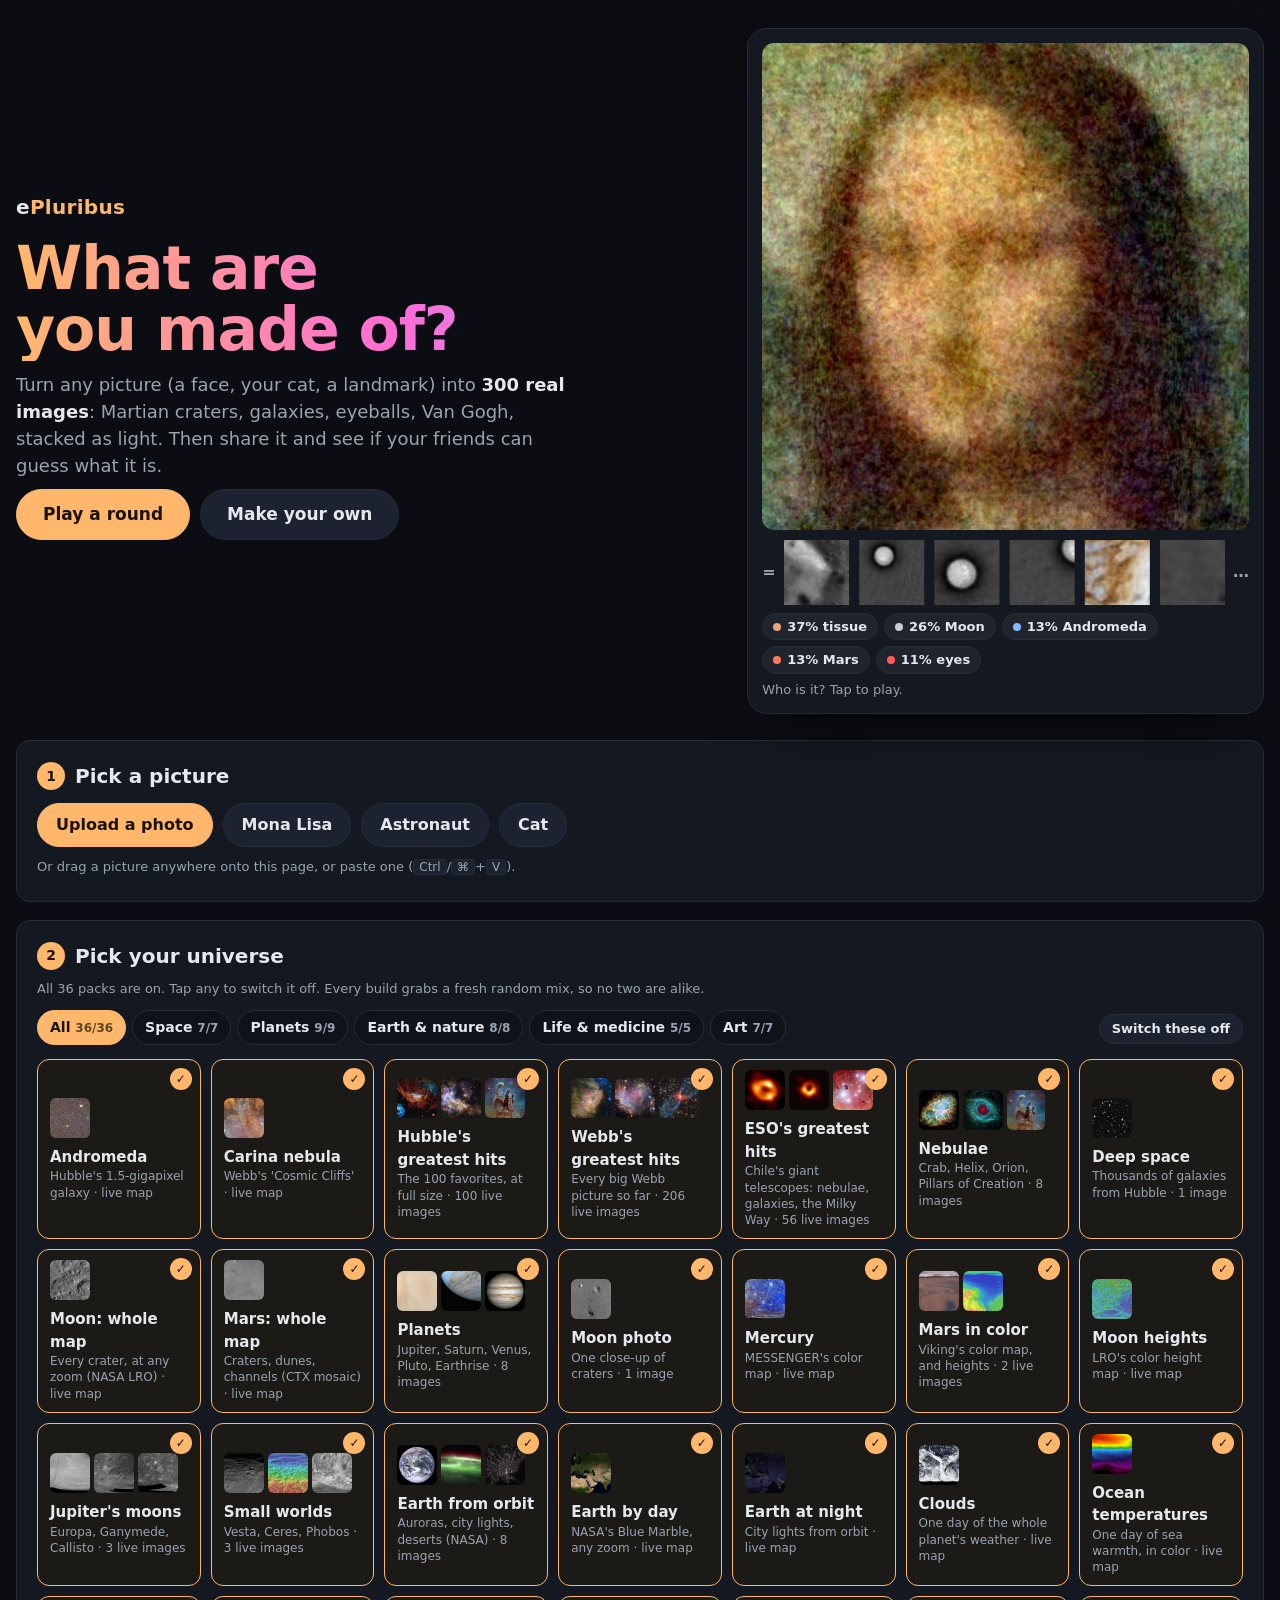
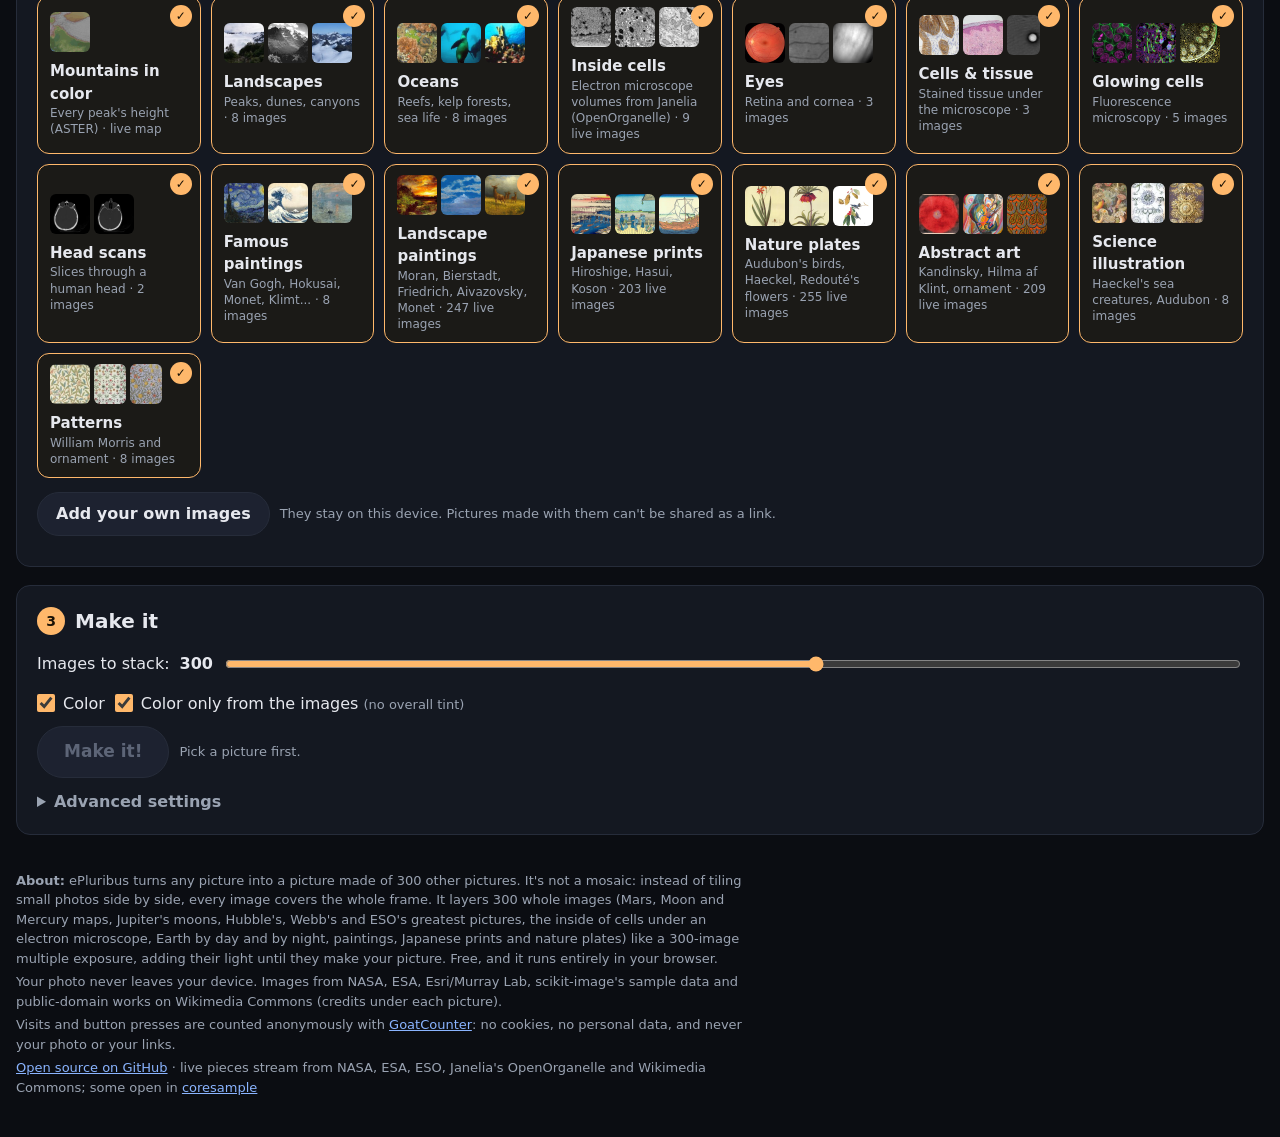
<file: index.html>
<!doctype html>
<html lang="en">
<head>
  <meta charset="utf-8">
  <meta name="viewport" content="width=device-width, initial-scale=1">
  <title>ePluribus: what are you made of? Turn any picture into 300 real space, science and art images</title>
  <meta name="description" content="Free online: turn any picture into 300 real images of Mars, galaxies, cells and famous paintings, layered like a 300-image multiple exposure. Watch it build, then share it and see if your friends can guess what it is.">
  <link rel="canonical" href="https://davidackerman.github.io/ePluribus/">
  <meta name="keywords" content="picture made of pictures, image made of images, photo made of other photos, multiple exposure, double exposure, image blending, photomosaic alternative, what are you made of, picture made of science images, guess the picture game, generative art, science art, public domain art, NASA images, Mars, Moon, Hubble, Webb, Andromeda, galaxies, nebulae, Jupiter's moons, Earth at night, electron microscopy, cells, OpenOrganelle, microscopy, ESO, Japanese prints, Kandinsky, Audubon, public domain paintings">
  <meta property="og:type" content="website">
  <meta property="og:title" content="What are you made of?">
  <meta property="og:description" content="Any picture, rebuilt from 300 real images of space, life and art. Can you tell what it is?">
  <meta property="og:url" content="https://davidackerman.github.io/ePluribus/">
  <meta property="og:image" content="https://davidackerman.github.io/ePluribus/og.png">
  <meta name="twitter:card" content="summary_large_image">
  <meta name="theme-color" content="#0b0d12">
  <link rel="icon" href="data:image/svg+xml,%3Csvg xmlns='http://www.w3.org/2000/svg' viewBox='0 0 32 32'%3E%3Ccircle cx='12' cy='13' r='9' fill='%23ffb86b' fill-opacity='.7'/%3E%3Ccircle cx='20' cy='13' r='9' fill='%238ab4ff' fill-opacity='.7'/%3E%3Ccircle cx='16' cy='20' r='9' fill='%23ff6bd6' fill-opacity='.7'/%3E%3C/svg%3E">
  <script type="application/ld+json">
  {
    "@context": "https://schema.org",
    "@type": "WebApplication",
    "name": "ePluribus",
    "alternateName": "What are you made of?",
    "url": "https://davidackerman.github.io/ePluribus/",
    "image": "https://davidackerman.github.io/ePluribus/og.png",
    "description": "A free web app that rebuilds any picture by layering 300 real images of Mars, the Moon, galaxies, cells and famous paintings, like a 300-image multiple exposure, then turns it into a guessing game to share.",
    "applicationCategory": "MultimediaApplication",
    "genre": "Multiple exposure, generative art, guessing game",
    "operatingSystem": "Any (runs in the browser)",
    "isAccessibleForFree": true,
    "offers": { "@type": "Offer", "price": "0", "priceCurrency": "USD" },
    "codeRepository": "https://github.com/davidackerman/ePluribus"
  }
  </script>
  <link rel="stylesheet" href="style.css?v=0d109597">
  <script type="module" src="app.js?v=0d109597"></script>
</head>
<body>
  <header class="top">
    <div class="heroGrid">
      <div class="heroText">
        <div class="brand">e<span>Pluribus</span></div>
        <h1 class="hero">What are you made of?</h1>
        <p class="tag">Turn any picture (a face, your cat, a landmark) into <b>300 real images</b>: Martian craters, galaxies, eyeballs, Van Gogh, stacked as light. Then share it and see if your friends can guess what it is.</p>
        <div class="row heroCtas" id="heroCtas">
          <button id="demoBtn" class="primary big">Play a round</button>
          <a href="#make" class="button secondary big">Make your own</a>
        </div>
      </div>
      <figure class="heroArt" id="heroArt" role="button" tabindex="0" aria-label="Play a round with this picture">
        <img class="heroFace" src="samples/demo-face.jpg" width="480" height="480" alt="A famous face, rebuilt from 300 real images">
        <div class="heroEq"><span>=</span><img src="samples/demo-pieces.png" width="434" height="64" alt="Some of the images it is made of"><span>&hellip;</span></div>
        <figcaption>
          <span class="chips">
            <span class="chip"><i style="--c:#e8a87c"></i>37% tissue</span>
            <span class="chip"><i style="--c:#c9ccd6"></i>26% Moon</span>
            <span class="chip"><i style="--c:#8ab4ff"></i>13% Andromeda</span>
            <span class="chip"><i style="--c:#ff7a59"></i>13% Mars</span>
            <span class="chip"><i style="--c:#ff5c5c"></i>11% eyes</span>
          </span>
          <span class="muted small heroHint">Who is it? Tap to play.</span>
        </figcaption>
      </figure>
    </div>
  </header>

  <main>
    <!-- shown when opening a shared link (or playing the demo) -->
    <section id="replayIntro" class="card" hidden>
      <h2>What's hiding in here?</h2>
      <p>Someone turned a picture into <b id="replayCount"></b> real images. Spot it with as few as you can.</p>
      <p class="muted small replayFine">No photo in this link: just which public pieces to stack, and how bright. <button id="makeOwnBtn" class="secondary small">Make your own</button></p>
    </section>

    <div id="builder">
      <section class="card" id="make">
        <h2><span class="num">1</span> Pick a picture</h2>
        <div class="row">
          <label class="button primary">Upload a photo<input type="file" id="fileInput" accept="image/*" hidden></label>
          <button class="secondary" data-sample="mona">Mona Lisa</button>
          <button class="secondary" data-sample="astronaut">Astronaut</button>
          <button class="secondary" data-sample="cat">Cat</button>
        </div>
        <p class="muted small dropHint">Or drag a picture anywhere onto this page, or paste one (<kbd>Ctrl</kbd>/<kbd>&#8984;</kbd>+<kbd>V</kbd>).</p>
        <div id="cropArea" hidden>
          <p class="muted small">Faces, pets, landmarks, logos: anything works. Drag the square onto the part you want; bold, tight crops work best.</p>
          <div class="cropWrap"><canvas id="cropCanvas"></canvas></div>
          <label class="slider">Square size <input type="range" id="cropSize" min="8" max="100" value="60"></label>
          <div class="previewRow">
            <canvas id="targetPreview" width="64" height="64"></canvas>
            <span class="muted small">The target. Your photo never leaves this device: nothing is uploaded.</span>
          </div>
        </div>
      </section>

      <section class="card">
        <h2><span class="num">2</span> Pick your universe</h2>
        <p class="muted small sub"><span id="packSummary"></span> Every build grabs a fresh random mix, so no two are alike.</p>
        <div class="tabBar">
          <div id="packTabs" class="tabs" role="tablist" aria-label="Image packs"></div>
          <button id="packAll" type="button" class="secondary small"></button>
        </div>
        <div id="packGrid" class="packGrid"></div>
        <div class="own" id="ownZone">
          <label class="button secondary">Add your own images<input type="file" id="ownInput" accept="image/*" multiple hidden></label>
          <span class="muted small">They stay on this device. Pictures made with them can't be shared as a link.</span>
          <div id="ownThumbs" class="ownThumbs"></div>
        </div>
      </section>

      <section class="card">
        <h2><span class="num">3</span> Make it</h2>
        <label class="slider">Images to stack: <b id="kLabel">300</b>
          <input type="range" id="kInput" min="20" max="500" step="10" value="300"></label>
        <div class="row">
          <label class="toggle"><input type="checkbox" id="colorInput" checked> Color</label>
          <label class="toggle" title="On: only the images' own colors, each image just brighter or dimmer. Off: also nudges the whole picture toward your photo's overall color."><input type="checkbox" id="pureInput" checked> <span>Color only from the images <span class="muted small">(no overall tint)</span></span></label>
        </div>
        <div class="row">
          <button id="buildBtn" class="primary big" disabled>Make it!</button>
          <span id="buildHint" class="muted small">Pick a picture first.</span>
        </div>
        <details class="advanced">
          <summary>Advanced settings</summary>
          <label class="select">Search through
            <select id="poolInput">
              <option value="4000">4,000 pieces (fast)</option>
              <option value="8000" selected>8,000 pieces</option>
              <option value="16000">16,000 pieces (sharpest)</option>
            </select>
          </label>
          <p class="muted small advNote"><b>Make it harder:</b> by default a piece can be any part of an image, zoomed in and turned. These make each piece show more of its image as it really is, so the images themselves have to do the work (the picture gets softer).</p>
          <label class="select">Each piece shows
            <select id="pieceInput">
              <option value="0" selected>any part, at any zoom</option>
              <option value="0.25">at least a quarter of its image</option>
              <option value="0.5">at least half of its image</option>
              <option value="1">its whole image (no zooming in)</option>
            </select>
          </label>
          <label class="toggle"><input type="checkbox" id="rotateInput" checked> Turn and flip pieces</label>
        </details>
      </section>
    </div>

    <section id="stage" class="card" hidden>
      <div class="stageGrid">
        <div class="mainCol">
          <canvas id="resultCanvas" width="64" height="64"></canvas>
          <div class="statusRow"><span id="status"></span><button id="stopBtn" class="secondary small" hidden>Stop</button></div>
          <div class="progress"><div id="progressBar"></div></div>
          <p id="composition" class="composition" hidden></p>
          <div class="row" id="playRow" hidden>
            <button id="playBtn" class="primary">Play</button>
            <button id="guessBtn" class="secondary" hidden>I got it!</button>
          </div>
          <div id="guessNote" class="guessNote" hidden>
            <b id="guessText"></b>
            <button id="challengeBtn" class="primary">Share your score</button>
          </div>
          <label class="slider" id="scrubRow" hidden>Images stacked: <b id="scrubLabel"></b>
            <input type="range" id="scrub" min="1" max="1" value="1"></label>
          <div class="row" id="orderRow" hidden>
            <label class="select small">Add them
              <select id="sheetOrder">
                <option value="added" selected>in the order they were picked</option>
                <option value="strength">strongest first</option>
              </select>
            </label>
          </div>
          <figure id="gifBox" hidden>
            <img id="gifPreview" alt="Animated GIF: every image used, then each one added into the picture, ending with what it is made of">
            <figcaption id="gifNote" class="muted small"></figcaption>
            <div class="row">
              <button id="gifShareBtn" class="primary small" hidden>Share GIF</button>
              <button id="gifSaveBtn" class="secondary small">Download GIF</button>
            </div>
          </figure>
        </div>
        <aside class="sideCol">
          <div id="addingBox">
            <div class="muted small">Now adding</div>
            <canvas id="addingCanvas" width="64" height="64"></canvas>
            <div id="addingLabel" class="small"></div>
          </div>
          <div id="targetBox">
            <div class="muted small">The target (stays on your device)</div>
            <canvas id="targetThumb" width="64" height="64"></canvas>
          </div>
          <div class="actions" id="actions" hidden>
            <div class="muted small">Share it</div>
            <button id="shareBtn" class="primary">Share link</button>
            <button id="gifBtn" class="secondary">Make a GIF</button>
            <button id="downloadBtn" class="secondary">Save image</button>
            <p id="shareNote" class="muted small"></p>
          </div>
        </aside>
      </div>

      <div id="sheetBlock" hidden>
        <h3>All the pieces <span class="muted small">Drag the slider and the ones in the picture so far light up. Tap any one to see what it adds, and where in the universe it came from.</span></h3>
        <div class="row sheetControls">
          <label class="toggle small sheetToggle"><input type="checkbox" id="strengthInput"> <span>Fade each piece by how much it adds <span class="muted">(bright = a lot, faint = a little)</span></span></label>
        </div>
        <div class="sheetWrap"><canvas id="sheet"></canvas><div id="sheetTip" class="tip" hidden></div></div>
      </div>

      <details class="how">
        <summary>Wait, how does this work?</summary>
        <p>Every piece is a square crop of a real image (a map, a telescope shot, a microscope slide, a painting), stretched to cover the <em>whole</em> frame. The computer adds them one at a time, always picking the crop whose pattern of light and dark best fills in what's still missing, then re-tunes the brightness of every piece so far.</p>
        <p>Pieces can only add light, never take it away, like hundreds of slide projectors pointed at one screen. So the stack is a bright glow with the picture as a faint ripple on top. One black-level setting, the same for every pixel, removes the glow.</p>
        <p>One brightness per image. No masks, no per-pixel tricks: just whole images, added up. "32% Moon" is each source's share of the brightness &times; contrast that draws the picture.</p>
      </details>
      <details class="credits">
        <summary>Image credits</summary>
        <ul id="creditList"></ul>
      </details>
    </section>
  </main>

  <dialog id="pieceDialog" aria-labelledby="dlgTitle">
    <div class="dlgHead"><b id="dlgTitle"></b><button id="dlgClose" class="secondary small" aria-label="Close">&times;</button></div>
    <div class="dlgGrid">
      <figure><canvas id="dlgPiece" width="256" height="256"></canvas><figcaption>This piece</figcaption></figure>
      <figure><canvas id="dlgPicture" width="256" height="256"></canvas><figcaption id="dlgPictureCap">The whole picture</figcaption></figure>
    </div>
    <p id="dlgInfo" class="small"></p>
    <p id="dlgSource" class="muted small"></p>
    <label class="toggle small"><input type="checkbox" id="dlgWithout"> Show the picture without this piece</label>
    <div class="row">
      <button id="dlgPrev" class="secondary small">&larr; Stronger</button>
      <button id="dlgNext" class="secondary small">Weaker &rarr;</button>
      <a id="dlgWhere" class="button primary small" target="_blank" rel="noopener" hidden>Visit this spot</a>
    </div>
  </dialog>

  <div id="dropOverlay" class="dropOverlay" hidden aria-hidden="true">
    <div class="dropBox"><b class="dropTarget">Drop to use this picture</b><b class="dropOwn">Drop to add as your own source images</b></div>
  </div>

  <footer class="muted small">
    <p><b>About:</b> ePluribus turns any picture into a picture made of 300 other pictures. It's not a mosaic: instead of tiling small photos side by side, every image covers the whole frame. It layers 300 whole images (Mars, Moon and Mercury maps, Jupiter's moons, Hubble's, Webb's and ESO's greatest pictures, the inside of cells under an electron microscope, Earth by day and by night, paintings, Japanese prints and nature plates) like a 300-image multiple exposure, adding their light until they make your picture. Free, and it runs entirely in your browser.</p>
    <p>Your photo never leaves your device. Images from NASA, ESA, Esri/Murray Lab, scikit-image's sample data and public-domain works on Wikimedia Commons (credits under each picture).</p>
    <p id="statsNote" hidden>Visits and button presses are counted anonymously with <a href="https://www.goatcounter.com/">GoatCounter</a>: no cookies, no personal data, and never your photo or your links.</p>
    <p><a href="https://github.com/davidackerman/ePluribus">Open source on GitHub</a> &middot; live pieces stream from NASA, ESA, ESO, Janelia's OpenOrganelle and Wikimedia Commons; some open in <a href="https://davidackerman.github.io/coresample/">coresample</a></p>
  </footer>
</body>
</html>
</file>
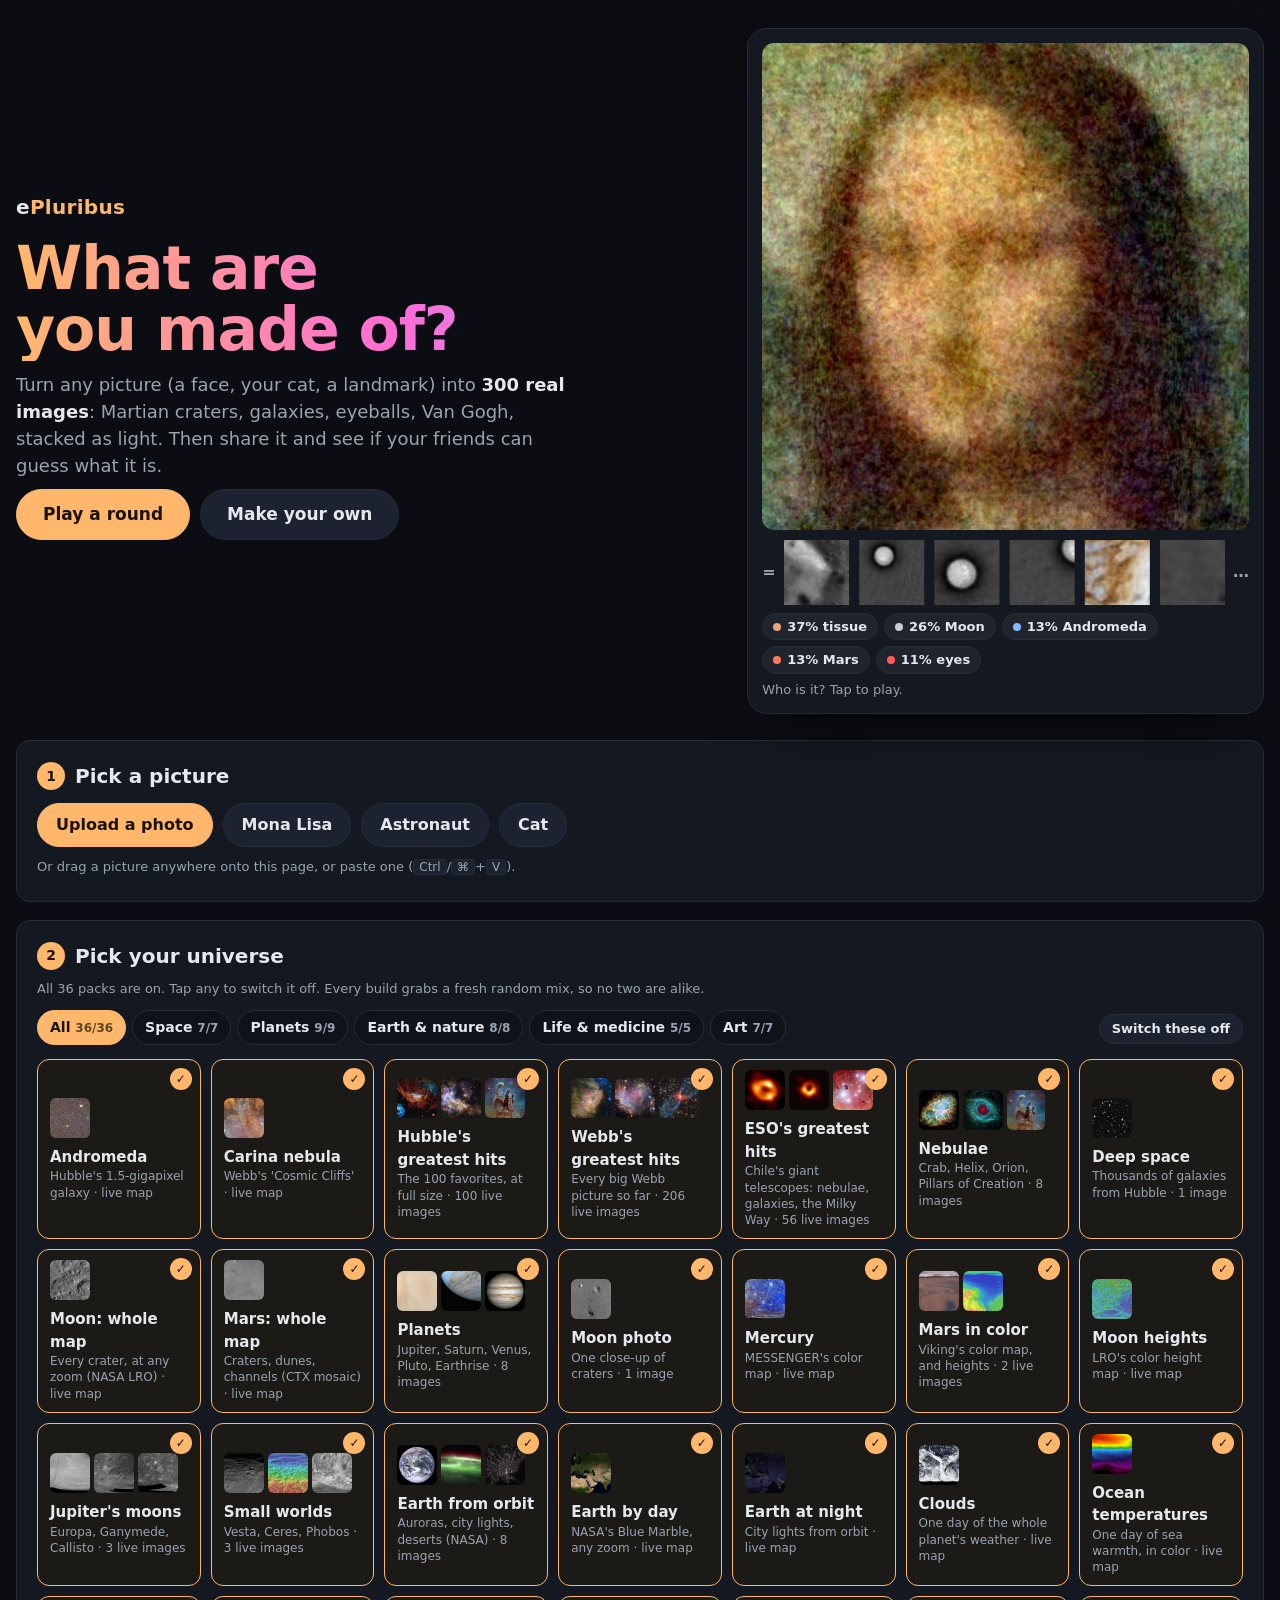
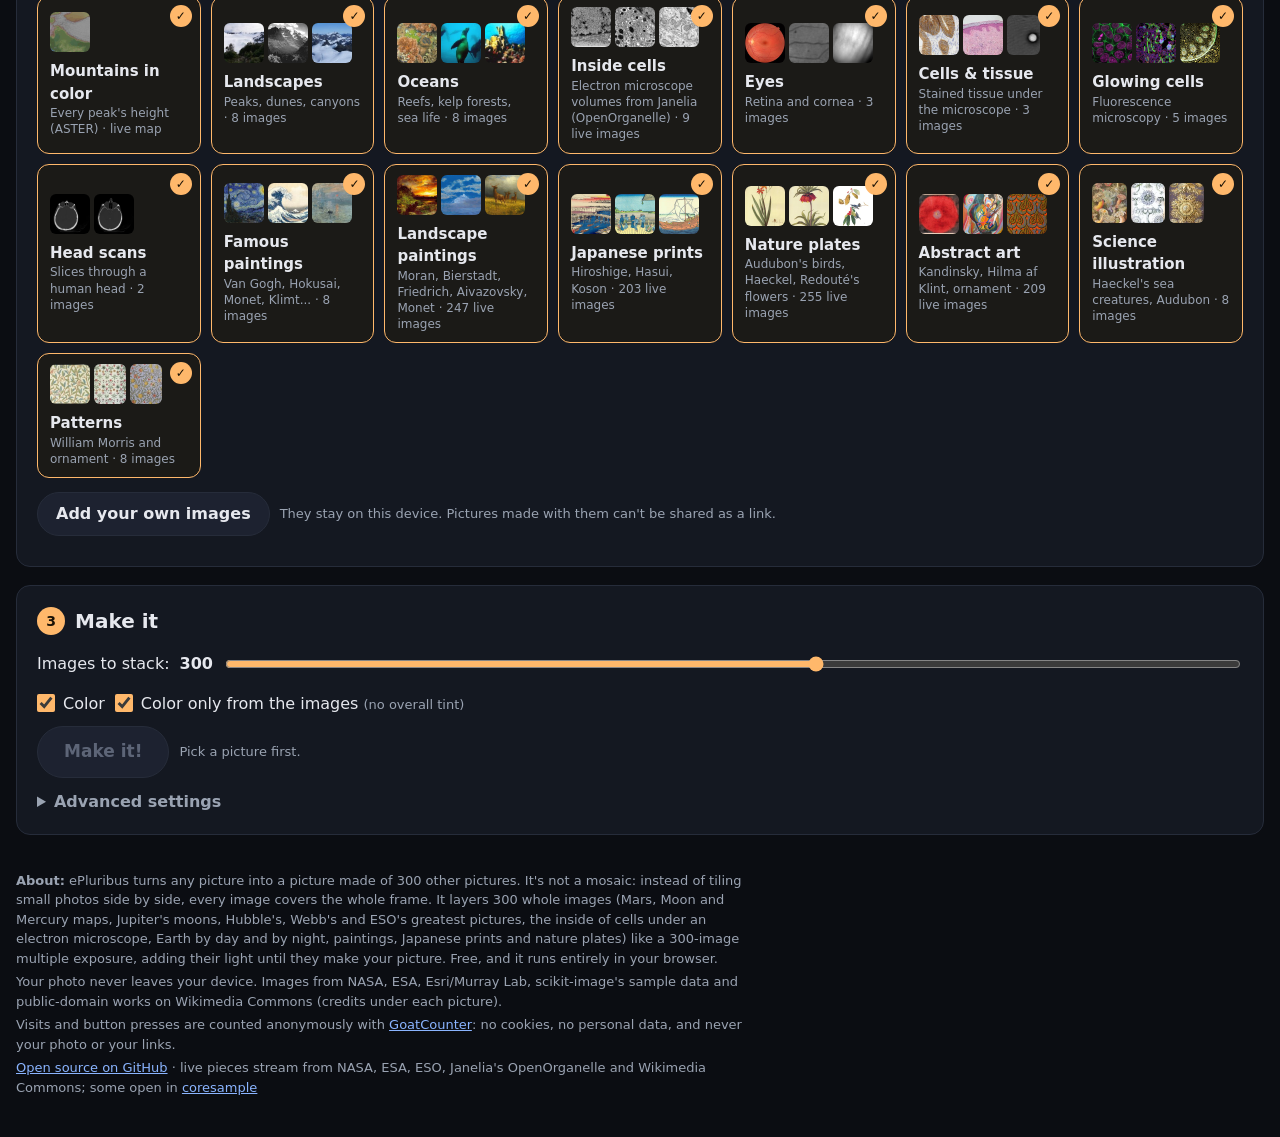
<file: web/index.html>
<!doctype html>
<html lang="en">
<head>
  <meta charset="utf-8">
  <meta name="viewport" content="width=device-width, initial-scale=1">
  <title>ePluribus: what are you made of? Turn any picture into 300 real space, science and art images</title>
  <meta name="description" content="Free online: turn any picture into 300 real images of Mars, galaxies, cells and famous paintings, layered like a 300-image multiple exposure. Watch it build, then share it and see if your friends can guess what it is.">
  <link rel="canonical" href="https://davidackerman.github.io/ePluribus/">
  <meta name="keywords" content="picture made of pictures, image made of images, photo made of other photos, multiple exposure, double exposure, image blending, photomosaic alternative, what are you made of, picture made of science images, guess the picture game, generative art, science art, public domain art, NASA images, Mars, Moon, Hubble, Webb, Andromeda, galaxies, nebulae, Jupiter's moons, Earth at night, electron microscopy, cells, OpenOrganelle, microscopy, ESO, Japanese prints, Kandinsky, Audubon, public domain paintings">
  <meta property="og:type" content="website">
  <meta property="og:title" content="What are you made of?">
  <meta property="og:description" content="Any picture, rebuilt from 300 real images of space, life and art. Can you tell what it is?">
  <meta property="og:url" content="https://davidackerman.github.io/ePluribus/">
  <meta property="og:image" content="https://davidackerman.github.io/ePluribus/og.png">
  <meta name="twitter:card" content="summary_large_image">
  <meta name="theme-color" content="#0b0d12">
  <link rel="icon" href="data:image/svg+xml,%3Csvg xmlns='http://www.w3.org/2000/svg' viewBox='0 0 32 32'%3E%3Ccircle cx='12' cy='13' r='9' fill='%23ffb86b' fill-opacity='.7'/%3E%3Ccircle cx='20' cy='13' r='9' fill='%238ab4ff' fill-opacity='.7'/%3E%3Ccircle cx='16' cy='20' r='9' fill='%23ff6bd6' fill-opacity='.7'/%3E%3C/svg%3E">
  <script type="application/ld+json">
  {
    "@context": "https://schema.org",
    "@type": "WebApplication",
    "name": "ePluribus",
    "alternateName": "What are you made of?",
    "url": "https://davidackerman.github.io/ePluribus/",
    "image": "https://davidackerman.github.io/ePluribus/og.png",
    "description": "A free web app that rebuilds any picture by layering 300 real images of Mars, the Moon, galaxies, cells and famous paintings, like a 300-image multiple exposure, then turns it into a guessing game to share.",
    "applicationCategory": "MultimediaApplication",
    "genre": "Multiple exposure, generative art, guessing game",
    "operatingSystem": "Any (runs in the browser)",
    "isAccessibleForFree": true,
    "offers": { "@type": "Offer", "price": "0", "priceCurrency": "USD" },
    "codeRepository": "https://github.com/davidackerman/ePluribus"
  }
  </script>
  <link rel="stylesheet" href="style.css">
  <script type="module" src="app.js"></script>
</head>
<body>
  <header class="top">
    <div class="heroGrid">
      <div class="heroText">
        <div class="brand">e<span>Pluribus</span></div>
        <h1 class="hero">What are you made of?</h1>
        <p class="tag">Turn any picture (a face, your cat, a landmark) into <b>300 real images</b>: Martian craters, galaxies, eyeballs, Van Gogh, stacked as light. Then share it and see if your friends can guess what it is.</p>
        <div class="row heroCtas" id="heroCtas">
          <button id="demoBtn" class="primary big">Play a round</button>
          <a href="#make" class="button secondary big">Make your own</a>
        </div>
      </div>
      <figure class="heroArt" id="heroArt" role="button" tabindex="0" aria-label="Play a round with this picture">
        <img class="heroFace" src="samples/demo-face.jpg" width="480" height="480" alt="A famous face, rebuilt from 300 real images">
        <div class="heroEq"><span>=</span><img src="samples/demo-pieces.png" width="434" height="64" alt="Some of the images it is made of"><span>&hellip;</span></div>
        <figcaption>
          <span class="chips">
            <span class="chip"><i style="--c:#e8a87c"></i>37% tissue</span>
            <span class="chip"><i style="--c:#c9ccd6"></i>26% Moon</span>
            <span class="chip"><i style="--c:#8ab4ff"></i>13% Andromeda</span>
            <span class="chip"><i style="--c:#ff7a59"></i>13% Mars</span>
            <span class="chip"><i style="--c:#ff5c5c"></i>11% eyes</span>
          </span>
          <span class="muted small heroHint">Who is it? Tap to play.</span>
        </figcaption>
      </figure>
    </div>
  </header>

  <main>
    <!-- shown when opening a shared link (or playing the demo) -->
    <section id="replayIntro" class="card" hidden>
      <h2>What's hiding in here?</h2>
      <p>Someone turned a picture into <b id="replayCount"></b> real images. Spot it with as few as you can.</p>
      <p class="muted small replayFine">No photo in this link: just which public pieces to stack, and how bright. <button id="makeOwnBtn" class="secondary small">Make your own</button></p>
    </section>

    <div id="builder">
      <section class="card" id="make">
        <h2><span class="num">1</span> Pick a picture</h2>
        <div class="row">
          <label class="button primary">Upload a photo<input type="file" id="fileInput" accept="image/*" hidden></label>
          <button class="secondary" data-sample="mona">Mona Lisa</button>
          <button class="secondary" data-sample="astronaut">Astronaut</button>
          <button class="secondary" data-sample="cat">Cat</button>
        </div>
        <p class="muted small dropHint">Or drag a picture anywhere onto this page, or paste one (<kbd>Ctrl</kbd>/<kbd>&#8984;</kbd>+<kbd>V</kbd>).</p>
        <div id="cropArea" hidden>
          <p class="muted small">Faces, pets, landmarks, logos: anything works. Drag the square onto the part you want; bold, tight crops work best.</p>
          <div class="cropWrap"><canvas id="cropCanvas"></canvas></div>
          <label class="slider">Square size <input type="range" id="cropSize" min="8" max="100" value="60"></label>
          <div class="previewRow">
            <canvas id="targetPreview" width="64" height="64"></canvas>
            <span class="muted small">The target. Your photo never leaves this device: nothing is uploaded.</span>
          </div>
        </div>
      </section>

      <section class="card">
        <h2><span class="num">2</span> Pick your universe</h2>
        <p class="muted small sub"><span id="packSummary"></span> Every build grabs a fresh random mix, so no two are alike.</p>
        <div class="tabBar">
          <div id="packTabs" class="tabs" role="tablist" aria-label="Image packs"></div>
          <button id="packAll" type="button" class="secondary small"></button>
        </div>
        <div id="packGrid" class="packGrid"></div>
        <div class="own" id="ownZone">
          <label class="button secondary">Add your own images<input type="file" id="ownInput" accept="image/*" multiple hidden></label>
          <span class="muted small">They stay on this device. Pictures made with them can't be shared as a link.</span>
          <div id="ownThumbs" class="ownThumbs"></div>
        </div>
      </section>

      <section class="card">
        <h2><span class="num">3</span> Make it</h2>
        <label class="slider">Images to stack: <b id="kLabel">300</b>
          <input type="range" id="kInput" min="20" max="500" step="10" value="300"></label>
        <div class="row">
          <label class="toggle"><input type="checkbox" id="colorInput" checked> Color</label>
          <label class="toggle" title="On: only the images' own colors, each image just brighter or dimmer. Off: also nudges the whole picture toward your photo's overall color."><input type="checkbox" id="pureInput" checked> <span>Color only from the images <span class="muted small">(no overall tint)</span></span></label>
        </div>
        <div class="row">
          <button id="buildBtn" class="primary big" disabled>Make it!</button>
          <span id="buildHint" class="muted small">Pick a picture first.</span>
        </div>
        <details class="advanced">
          <summary>Advanced settings</summary>
          <label class="select">Search through
            <select id="poolInput">
              <option value="4000">4,000 pieces (fast)</option>
              <option value="8000" selected>8,000 pieces</option>
              <option value="16000">16,000 pieces (sharpest)</option>
            </select>
          </label>
          <p class="muted small advNote"><b>Make it harder:</b> by default a piece can be any part of an image, zoomed in and turned. These make each piece show more of its image as it really is, so the images themselves have to do the work (the picture gets softer).</p>
          <label class="select">Each piece shows
            <select id="pieceInput">
              <option value="0" selected>any part, at any zoom</option>
              <option value="0.25">at least a quarter of its image</option>
              <option value="0.5">at least half of its image</option>
              <option value="1">its whole image (no zooming in)</option>
            </select>
          </label>
          <label class="toggle"><input type="checkbox" id="rotateInput" checked> Turn and flip pieces</label>
        </details>
      </section>
    </div>

    <section id="stage" class="card" hidden>
      <div class="stageGrid">
        <div class="mainCol">
          <canvas id="resultCanvas" width="64" height="64"></canvas>
          <div class="statusRow"><span id="status"></span><button id="stopBtn" class="secondary small" hidden>Stop</button></div>
          <div class="progress"><div id="progressBar"></div></div>
          <p id="composition" class="composition" hidden></p>
          <div class="row" id="playRow" hidden>
            <button id="playBtn" class="primary">Play</button>
            <button id="guessBtn" class="secondary" hidden>I got it!</button>
          </div>
          <div id="guessNote" class="guessNote" hidden>
            <b id="guessText"></b>
            <button id="challengeBtn" class="primary">Share your score</button>
          </div>
          <label class="slider" id="scrubRow" hidden>Images stacked: <b id="scrubLabel"></b>
            <input type="range" id="scrub" min="1" max="1" value="1"></label>
          <div class="row" id="orderRow" hidden>
            <label class="select small">Add them
              <select id="sheetOrder">
                <option value="added" selected>in the order they were picked</option>
                <option value="strength">strongest first</option>
              </select>
            </label>
          </div>
          <figure id="gifBox" hidden>
            <img id="gifPreview" alt="Animated GIF: every image used, then each one added into the picture, ending with what it is made of">
            <figcaption id="gifNote" class="muted small"></figcaption>
            <div class="row">
              <button id="gifShareBtn" class="primary small" hidden>Share GIF</button>
              <button id="gifSaveBtn" class="secondary small">Download GIF</button>
            </div>
          </figure>
        </div>
        <aside class="sideCol">
          <div id="addingBox">
            <div class="muted small">Now adding</div>
            <canvas id="addingCanvas" width="64" height="64"></canvas>
            <div id="addingLabel" class="small"></div>
          </div>
          <div id="targetBox">
            <div class="muted small">The target (stays on your device)</div>
            <canvas id="targetThumb" width="64" height="64"></canvas>
          </div>
          <div class="actions" id="actions" hidden>
            <div class="muted small">Share it</div>
            <button id="shareBtn" class="primary">Share link</button>
            <button id="gifBtn" class="secondary">Make a GIF</button>
            <button id="downloadBtn" class="secondary">Save image</button>
            <p id="shareNote" class="muted small"></p>
          </div>
        </aside>
      </div>

      <div id="sheetBlock" hidden>
        <h3>All the pieces <span class="muted small">Drag the slider and the ones in the picture so far light up. Tap any one to see what it adds, and where in the universe it came from.</span></h3>
        <div class="row sheetControls">
          <label class="toggle small sheetToggle"><input type="checkbox" id="strengthInput"> <span>Fade each piece by how much it adds <span class="muted">(bright = a lot, faint = a little)</span></span></label>
        </div>
        <div class="sheetWrap"><canvas id="sheet"></canvas><div id="sheetTip" class="tip" hidden></div></div>
      </div>

      <details class="how">
        <summary>Wait, how does this work?</summary>
        <p>Every piece is a square crop of a real image (a map, a telescope shot, a microscope slide, a painting), stretched to cover the <em>whole</em> frame. The computer adds them one at a time, always picking the crop whose pattern of light and dark best fills in what's still missing, then re-tunes the brightness of every piece so far.</p>
        <p>Pieces can only add light, never take it away, like hundreds of slide projectors pointed at one screen. So the stack is a bright glow with the picture as a faint ripple on top. One black-level setting, the same for every pixel, removes the glow.</p>
        <p>One brightness per image. No masks, no per-pixel tricks: just whole images, added up. "32% Moon" is each source's share of the brightness &times; contrast that draws the picture.</p>
      </details>
      <details class="credits">
        <summary>Image credits</summary>
        <ul id="creditList"></ul>
      </details>
    </section>
  </main>

  <dialog id="pieceDialog" aria-labelledby="dlgTitle">
    <div class="dlgHead"><b id="dlgTitle"></b><button id="dlgClose" class="secondary small" aria-label="Close">&times;</button></div>
    <div class="dlgGrid">
      <figure><canvas id="dlgPiece" width="256" height="256"></canvas><figcaption>This piece</figcaption></figure>
      <figure><canvas id="dlgPicture" width="256" height="256"></canvas><figcaption id="dlgPictureCap">The whole picture</figcaption></figure>
    </div>
    <p id="dlgInfo" class="small"></p>
    <p id="dlgSource" class="muted small"></p>
    <label class="toggle small"><input type="checkbox" id="dlgWithout"> Show the picture without this piece</label>
    <div class="row">
      <button id="dlgPrev" class="secondary small">&larr; Stronger</button>
      <button id="dlgNext" class="secondary small">Weaker &rarr;</button>
      <a id="dlgWhere" class="button primary small" target="_blank" rel="noopener" hidden>Visit this spot</a>
    </div>
  </dialog>

  <div id="dropOverlay" class="dropOverlay" hidden aria-hidden="true">
    <div class="dropBox"><b class="dropTarget">Drop to use this picture</b><b class="dropOwn">Drop to add as your own source images</b></div>
  </div>

  <footer class="muted small">
    <p><b>About:</b> ePluribus turns any picture into a picture made of 300 other pictures. It's not a mosaic: instead of tiling small photos side by side, every image covers the whole frame. It layers 300 whole images (Mars, Moon and Mercury maps, Jupiter's moons, Hubble's, Webb's and ESO's greatest pictures, the inside of cells under an electron microscope, Earth by day and by night, paintings, Japanese prints and nature plates) like a 300-image multiple exposure, adding their light until they make your picture. Free, and it runs entirely in your browser.</p>
    <p>Your photo never leaves your device. Images from NASA, ESA, Esri/Murray Lab, scikit-image's sample data and public-domain works on Wikimedia Commons (credits under each picture).</p>
    <p id="statsNote" hidden>Visits and button presses are counted anonymously with <a href="https://www.goatcounter.com/">GoatCounter</a>: no cookies, no personal data, and never your photo or your links.</p>
    <p><a href="https://github.com/davidackerman/ePluribus">Open source on GitHub</a> &middot; live pieces stream from NASA, ESA, ESO, Janelia's OpenOrganelle and Wikimedia Commons; some open in <a href="https://davidackerman.github.io/coresample/">coresample</a></p>
  </footer>
</body>
</html>
</file>
<file: style.css>
:root {
  --bg: #0b0d12;
  --card: #141821;
  --card-2: #141821;
  --line: #262c3a;
  --text: #e6e8ee;
  --muted: #9aa3b2;
  --accent: #ffb86b;
  --pink: #ff6bd6;
  --blue: #8ab4ff;
  --accent-ink: #1a1206;
  --grad: linear-gradient(90deg, #ffb86b, #ff6bd6 55%, #8ab4ff); /* headline only */
  --button: #1d2230;
  --radius: 14px;
  color-scheme: dark;
}
* { box-sizing: border-box; }
[hidden] { display: none !important; }
html, body { margin: 0; color: var(--text); }
html { background: var(--bg); }
body {
  font: 16px/1.5 system-ui, -apple-system, "Segoe UI", Roboto, sans-serif;
  background: var(--bg);
  min-height: 100vh;
  -webkit-font-smoothing: antialiased;
}
a { color: var(--blue); }
main, .top, footer { max-width: 1280px; margin: 0 auto; padding-left: 16px; padding-right: 16px; }
main { padding-bottom: 24px; }

/* ---------------------------------------------------------------- hero */
.top { padding-top: 28px; padding-bottom: 8px; }
.heroGrid { display: grid; grid-template-columns: minmax(0, 1.15fr) minmax(0, 0.85fr); gap: 32px; align-items: center; }
.brand { font-size: 20px; font-weight: 800; letter-spacing: 0.3px; }
.brand span { color: var(--accent); }
.hero {
  margin: 16px 0 10px; font-size: clamp(36px, 7vw, 60px); line-height: 1.02; font-weight: 850; letter-spacing: -1px; text-wrap: balance;
  background: var(--grad); -webkit-background-clip: text; background-clip: text; color: transparent;
}
.tag { margin: 0; color: var(--muted); font-size: 18px; max-width: 560px; }
.tag b { color: var(--text); }
.heroCtas { margin-top: 20px; }
.heroArt {
  margin: 0; padding: 14px; border-radius: 20px; cursor: pointer;
  background: linear-gradient(180deg, var(--card-2), var(--card)); border: 1px solid var(--line);
  box-shadow: 0 24px 60px -30px rgba(0, 0, 0, 0.8);
  transition: transform 0.2s ease, box-shadow 0.2s ease;
}
.heroArt:hover, .heroArt:focus-visible { transform: translateY(-3px) rotate(-0.4deg); box-shadow: 0 30px 70px -30px rgba(0, 0, 0, 0.9); outline: none; }
.heroFace { width: 100%; height: auto; display: block; border-radius: 12px; }
.heroEq { display: flex; align-items: center; gap: 8px; margin: 10px 0 8px; color: var(--muted); font-weight: 700; }
.heroEq img { flex: 1 1 auto; width: 0; min-width: 0; height: auto; }
.heroArt figcaption { display: flex; flex-direction: column; gap: 6px; }
.heroHint { color: var(--accent); }

/* chips: "37% tissue" etc. */
.chips { display: flex; flex-wrap: wrap; gap: 6px; }
.chip {
  display: inline-flex; align-items: center; gap: 6px; padding: 3px 10px; border-radius: 999px;
  background: rgba(255, 255, 255, 0.05); border: 1px solid var(--line); font-size: 13px; font-weight: 600; white-space: nowrap;
}
.chip i { width: 8px; height: 8px; border-radius: 50%; background: var(--c, var(--accent)); display: inline-block; }

/* ---------------------------------------------------------------- cards and controls */
.card { background: var(--card); border: 1px solid var(--line); border-radius: var(--radius); padding: 20px; margin-top: 18px; }
.card h2 { margin: 0 0 12px; font-size: 20px; display: flex; align-items: center; gap: 10px; }
.card h3 { margin: 22px 0 8px; font-size: 16px; }
.num { display: inline-grid; place-items: center; width: 28px; height: 28px; border-radius: 50%; background: var(--accent); color: var(--accent-ink); font-size: 14px; font-weight: 800; flex: none; }
.muted { color: var(--muted); }
.small { font-size: 13px; }
.sub { margin: -4px 0 12px; }
.row { display: flex; flex-wrap: wrap; gap: 10px; align-items: center; margin: 10px 0; }

button, .button {
  font: inherit; font-weight: 600; border-radius: 999px; padding: 9px 18px; border: 1px solid var(--line);
  background: var(--button); color: var(--text); cursor: pointer; display: inline-block; text-decoration: none;
  transition: transform 0.12s ease, filter 0.12s ease, border-color 0.12s ease, background 0.12s ease;
  -webkit-tap-highlight-color: transparent;
}
button:hover, .button:hover { border-color: #3a4256; }
button:active, .button:active { transform: scale(0.97); }
button.primary, .button.primary { background: var(--accent); color: var(--accent-ink); border-color: var(--accent); font-weight: 700; }
button.primary:hover, .button.primary:hover { filter: brightness(1.08); }
button.big, .button.big { padding: 12px 26px; font-size: 17px; }
button.small, .button.small { padding: 4px 12px; font-size: 13px; }
button:disabled, button:disabled:hover { background: var(--button); color: #5d6577; border-color: var(--line); filter: none; transform: none; cursor: not-allowed; }
button:focus-visible, .button:focus-visible, input:focus-visible, select:focus-visible, .pack:focus-visible { outline: 2px solid var(--blue); outline-offset: 2px; }

.slider { display: flex; flex-wrap: wrap; align-items: center; gap: 10px; margin: 12px 0; }
.slider input[type=range] { flex: 1 1 200px; accent-color: var(--accent); height: 28px; }
.toggle { display: inline-flex; align-items: flex-start; gap: 8px; cursor: pointer; }
.toggle input { accent-color: var(--accent); width: 18px; height: 18px; margin: 2px 0 0; flex: none; }
.select { display: inline-flex; flex-wrap: wrap; align-items: center; gap: 8px; }
select { font: inherit; background: var(--button); color: var(--text); border: 1px solid var(--line); border-radius: 10px; padding: 6px 10px; }

/* step 1: crop */
.cropWrap { width: 100%; max-width: 560px; }
#cropCanvas { width: 100%; display: block; border-radius: 10px; touch-action: none; cursor: move; background: #000; }
.previewRow { display: flex; gap: 12px; align-items: center; margin-top: 8px; }
#targetPreview { width: 72px; height: 72px; border-radius: 8px; background: #000; flex: none; }

/* step 2: packs */
.tabBar { display: flex; flex-wrap: wrap; align-items: center; justify-content: space-between; gap: 8px; margin: 0 0 12px; }
.tabs { display: flex; gap: 6px; overflow-x: auto; scrollbar-width: none; -webkit-overflow-scrolling: touch; padding-bottom: 2px; max-width: 100%; }
.tabs::-webkit-scrollbar { display: none; }
.tab { padding: 6px 12px; font-size: 14px; white-space: nowrap; background: #0f1219; }
.tab span { color: var(--muted); font-size: 12px; font-weight: 600; }
.tab[aria-selected=true] { background: var(--accent); color: var(--accent-ink); border-color: var(--accent); }
.tab[aria-selected=true] span { color: rgba(26, 18, 6, 0.7); }
.packGrid { display: grid; grid-template-columns: repeat(auto-fill, minmax(160px, 1fr)); gap: 10px; }
.pack {
  text-align: left; border-radius: 12px; padding: 10px 12px; background: #0f1219; border: 1.5px solid var(--line);
  position: relative; font-weight: 400;
}
.pack:hover { border-color: #3a4256; }
.pack[aria-pressed=true] { border-color: var(--accent); background: #1b1a17; }
.pack::after {
  content: ""; position: absolute; top: 8px; right: 8px; width: 20px; height: 20px; border-radius: 50%;
  border: 1.5px solid #3a4256; background: #0f1219;
}
.pack[aria-pressed=true]::after { content: "\2713"; display: grid; place-items: center; font-size: 12px; font-weight: 800; color: var(--accent-ink); background: var(--accent); border-color: transparent; }
.pack .thumbs { display: flex; gap: 4px; margin: 0 26px 8px 0; }
.pack .thumbs img { width: 40px; height: 40px; object-fit: cover; border-radius: 6px; background: #000; }
.pack b { display: block; font-size: 15px; }
.pack span { display: block; color: var(--muted); font-size: 12px; line-height: 1.35; }
.own { margin-top: 14px; display: flex; flex-wrap: wrap; gap: 10px; align-items: center; }
.ownThumbs { display: flex; flex-wrap: wrap; gap: 6px; width: 100%; }
.ownThumbs figure { margin: 0; position: relative; }
.ownThumbs img { width: 52px; height: 52px; object-fit: cover; border-radius: 6px; display: block; }
.ownThumbs button { position: absolute; top: -6px; right: -6px; width: 22px; height: 22px; padding: 0; font-size: 12px; line-height: 20px; }

/* ---------------------------------------------------------------- the result */
.stageGrid { display: grid; grid-template-columns: minmax(0, 1fr) 220px; gap: 24px; }
.mainCol { min-width: 0; }
#resultCanvas { width: 100%; max-width: 640px; aspect-ratio: 1; display: block; border-radius: 12px; background: #000; box-shadow: 0 24px 60px -30px rgba(0, 0, 0, 0.9); }
.statusRow { display: flex; align-items: flex-start; gap: 10px; margin-top: 10px; min-height: 48px; max-width: 640px; }
.progress { height: 4px; background: var(--line); border-radius: 2px; overflow: hidden; max-width: 640px; }
#progressBar { height: 100%; width: 0; background: var(--accent); transition: width 0.15s; }
.composition { margin: 14px 0 0; max-width: 640px; display: flex; flex-wrap: wrap; align-items: center; gap: 6px; font-weight: 700; }
.composition .chip { font-size: 14px; }
.guessNote { display: flex; flex-wrap: wrap; gap: 10px; align-items: center; margin: 12px 0; padding: 12px 14px; max-width: 640px;
  border-radius: 12px; border: 1px solid var(--accent); }
#gifBox { margin: 16px 0 0; max-width: 480px; }
#gifPreview { width: 100%; display: block; border-radius: 10px; }
.sideCol { display: flex; flex-direction: column; gap: 16px; }
#addingCanvas, #targetThumb { width: 128px; height: 128px; border-radius: 10px; background: #000; display: block; margin-top: 6px; }
#addingCanvas { transition: opacity 0.15s; }
#addingLabel { height: 40px; color: var(--muted); margin-top: 6px; overflow: hidden; }
.ell { white-space: nowrap; overflow: hidden; text-overflow: ellipsis; }
.actions { display: flex; flex-direction: column; gap: 8px; align-items: stretch; }
.actions button { width: 100%; }

.sheetToggle { margin: 0; }
.sheetControls { margin: 0 0 10px; gap: 16px; }
.select.small select { font-size: 13px; padding: 3px 8px; }
details.advanced { margin-top: 12px; }
details.advanced > summary { color: var(--muted); font-weight: 600; }
details.advanced[open] > summary { margin-bottom: 4px; }
details.advanced .select { margin: 8px 0; }
.advNote { margin: 14px 0 4px; max-width: 70ch; }
.sheetWrap { position: relative; }
#sheet { width: 100%; display: block; border-radius: 10px; background: #000; cursor: pointer; }
.tip { position: absolute; pointer-events: none; background: rgba(0, 0, 0, 0.85); border: 1px solid var(--line); border-radius: 8px; padding: 5px 9px; font-size: 12px; max-width: 250px; }
.nw { white-space: nowrap; }

details { margin-top: 16px; }
summary { cursor: pointer; font-weight: 600; }
details p, details li { color: var(--muted); font-size: 14px; max-width: 75ch; }

/* ---------------------------------------------------------------- one piece, up close */
#pieceDialog { background: var(--card); color: var(--text); border: 1px solid var(--line); border-radius: 18px; padding: 18px; width: min(640px, calc(100vw - 24px)); max-height: calc(100vh - 24px); }
#pieceDialog::backdrop { background: rgba(4, 6, 10, 0.75); backdrop-filter: blur(3px); }
.dlgHead { display: flex; justify-content: space-between; align-items: center; gap: 10px; margin-bottom: 12px; }
.dlgHead b { font-size: 18px; }
.dlgGrid { display: grid; grid-template-columns: 1fr 1fr; gap: 12px; }
.dlgGrid figure { margin: 0; }
.dlgGrid canvas { width: 100%; aspect-ratio: 1; display: block; border-radius: 10px; background: #000; }
.dlgGrid figcaption { font-size: 12px; color: var(--muted); margin-top: 4px; }

/* ---------------------------------------------------------------- drag and drop */
.dropHint { margin: 0 0 4px; }
kbd { font: inherit; font-size: 12px; padding: 0 5px; border: 1px solid var(--line); border-radius: 4px; background: var(--button); }
.dropOverlay { position: fixed; inset: 0; z-index: 50; pointer-events: none; display: grid; place-items: center;
  background: rgba(11, 13, 18, 0.72); }
.dropBox { padding: 28px 40px; border: 3px dashed var(--accent); border-radius: 18px; background: var(--card); font-size: 20px; }
.dropOverlay .dropOwn, .dropOverlay.own .dropTarget { display: none; }
.dropOverlay.own .dropOwn { display: inline; }
#ownZone.dropping { outline: 2px dashed var(--accent); outline-offset: 6px; border-radius: 10px; }

/* ---------------------------------------------------------------- footer */
footer { padding-top: 8px; padding-bottom: 36px; }
footer p { margin: 4px 0; max-width: 90ch; }

/* ---------------------------------------------------------------- playing a shared link: get the game on screen */
body.replaying .tag, body.replaying .heroArt, body.replaying .heroCtas { display: none; }
body.replaying .heroGrid { display: block; }
body.replaying .hero { font-size: clamp(26px, 5vw, 36px); margin: 8px 0 0; }
body.replaying #replayIntro p { margin: 6px 0; }
body.replaying #guessBtn { background: var(--accent); color: var(--accent-ink); border-color: var(--accent); font-weight: 700; }
body.replaying #playBtn { background: var(--button); color: var(--text); border-color: var(--line); }
#replayIntro h2 { margin-bottom: 6px; }
.replayFine button { margin-left: 6px; vertical-align: baseline; }

/* ---------------------------------------------------------------- phones */
@media (max-width: 760px) {
  .heroGrid { grid-template-columns: minmax(0, 1fr); gap: 20px; }
  .heroArt { width: 100%; max-width: 380px; margin: 0 auto; }
  .tag { font-size: 17px; }
  .card { padding: 16px; border-radius: 12px; }
  .stageGrid { grid-template-columns: minmax(0, 1fr); gap: 14px; }
  .sideCol { display: grid; grid-template-columns: minmax(0, 1fr) minmax(0, 1fr); gap: 12px; }
  #addingCanvas, #targetThumb { width: 100%; height: auto; aspect-ratio: 1; max-width: 160px; }
  .actions { grid-column: 1 / -1; display: grid; grid-template-columns: minmax(0, 1fr) minmax(0, 1fr); gap: 8px; }
  .actions > .muted, .actions > p, #shareBtn { grid-column: 1 / -1; }
  .actions button { padding: 10px 8px; font-size: 14px; }
  .packGrid { grid-template-columns: 1fr 1fr; }
  .pack .thumbs img { width: 34px; height: 34px; }
  .select { width: 100%; }
  .select select { flex: 1; }
  #replayIntro { padding: 14px 16px; margin-top: 10px; }
  body.replaying .hero { display: none; }
  body.replaying .top { padding-top: 16px; }
  .dlgGrid { gap: 8px; }
  #pieceDialog { padding: 14px; }
}
@media (max-width: 380px) {
  .packGrid { grid-template-columns: 1fr; }
}
@media (prefers-reduced-motion: reduce) {
  * { transition: none !important; }
}
</file>
<file: web/style.css>
:root {
  --bg: #0b0d12;
  --card: #141821;
  --card-2: #141821;
  --line: #262c3a;
  --text: #e6e8ee;
  --muted: #9aa3b2;
  --accent: #ffb86b;
  --pink: #ff6bd6;
  --blue: #8ab4ff;
  --accent-ink: #1a1206;
  --grad: linear-gradient(90deg, #ffb86b, #ff6bd6 55%, #8ab4ff); /* headline only */
  --button: #1d2230;
  --radius: 14px;
  color-scheme: dark;
}
* { box-sizing: border-box; }
[hidden] { display: none !important; }
html, body { margin: 0; color: var(--text); }
html { background: var(--bg); }
body {
  font: 16px/1.5 system-ui, -apple-system, "Segoe UI", Roboto, sans-serif;
  background: var(--bg);
  min-height: 100vh;
  -webkit-font-smoothing: antialiased;
}
a { color: var(--blue); }
main, .top, footer { max-width: 1280px; margin: 0 auto; padding-left: 16px; padding-right: 16px; }
main { padding-bottom: 24px; }

/* ---------------------------------------------------------------- hero */
.top { padding-top: 28px; padding-bottom: 8px; }
.heroGrid { display: grid; grid-template-columns: minmax(0, 1.15fr) minmax(0, 0.85fr); gap: 32px; align-items: center; }
.brand { font-size: 20px; font-weight: 800; letter-spacing: 0.3px; }
.brand span { color: var(--accent); }
.hero {
  margin: 16px 0 10px; font-size: clamp(36px, 7vw, 60px); line-height: 1.02; font-weight: 850; letter-spacing: -1px; text-wrap: balance;
  background: var(--grad); -webkit-background-clip: text; background-clip: text; color: transparent;
}
.tag { margin: 0; color: var(--muted); font-size: 18px; max-width: 560px; }
.tag b { color: var(--text); }
.heroCtas { margin-top: 20px; }
.heroArt {
  margin: 0; padding: 14px; border-radius: 20px; cursor: pointer;
  background: linear-gradient(180deg, var(--card-2), var(--card)); border: 1px solid var(--line);
  box-shadow: 0 24px 60px -30px rgba(0, 0, 0, 0.8);
  transition: transform 0.2s ease, box-shadow 0.2s ease;
}
.heroArt:hover, .heroArt:focus-visible { transform: translateY(-3px) rotate(-0.4deg); box-shadow: 0 30px 70px -30px rgba(0, 0, 0, 0.9); outline: none; }
.heroFace { width: 100%; height: auto; display: block; border-radius: 12px; }
.heroEq { display: flex; align-items: center; gap: 8px; margin: 10px 0 8px; color: var(--muted); font-weight: 700; }
.heroEq img { flex: 1 1 auto; width: 0; min-width: 0; height: auto; }
.heroArt figcaption { display: flex; flex-direction: column; gap: 6px; }
.heroHint { color: var(--accent); }

/* chips: "37% tissue" etc. */
.chips { display: flex; flex-wrap: wrap; gap: 6px; }
.chip {
  display: inline-flex; align-items: center; gap: 6px; padding: 3px 10px; border-radius: 999px;
  background: rgba(255, 255, 255, 0.05); border: 1px solid var(--line); font-size: 13px; font-weight: 600; white-space: nowrap;
}
.chip i { width: 8px; height: 8px; border-radius: 50%; background: var(--c, var(--accent)); display: inline-block; }

/* ---------------------------------------------------------------- cards and controls */
.card { background: var(--card); border: 1px solid var(--line); border-radius: var(--radius); padding: 20px; margin-top: 18px; }
.card h2 { margin: 0 0 12px; font-size: 20px; display: flex; align-items: center; gap: 10px; }
.card h3 { margin: 22px 0 8px; font-size: 16px; }
.num { display: inline-grid; place-items: center; width: 28px; height: 28px; border-radius: 50%; background: var(--accent); color: var(--accent-ink); font-size: 14px; font-weight: 800; flex: none; }
.muted { color: var(--muted); }
.small { font-size: 13px; }
.sub { margin: -4px 0 12px; }
.row { display: flex; flex-wrap: wrap; gap: 10px; align-items: center; margin: 10px 0; }

button, .button {
  font: inherit; font-weight: 600; border-radius: 999px; padding: 9px 18px; border: 1px solid var(--line);
  background: var(--button); color: var(--text); cursor: pointer; display: inline-block; text-decoration: none;
  transition: transform 0.12s ease, filter 0.12s ease, border-color 0.12s ease, background 0.12s ease;
  -webkit-tap-highlight-color: transparent;
}
button:hover, .button:hover { border-color: #3a4256; }
button:active, .button:active { transform: scale(0.97); }
button.primary, .button.primary { background: var(--accent); color: var(--accent-ink); border-color: var(--accent); font-weight: 700; }
button.primary:hover, .button.primary:hover { filter: brightness(1.08); }
button.big, .button.big { padding: 12px 26px; font-size: 17px; }
button.small, .button.small { padding: 4px 12px; font-size: 13px; }
button:disabled, button:disabled:hover { background: var(--button); color: #5d6577; border-color: var(--line); filter: none; transform: none; cursor: not-allowed; }
button:focus-visible, .button:focus-visible, input:focus-visible, select:focus-visible, .pack:focus-visible { outline: 2px solid var(--blue); outline-offset: 2px; }

.slider { display: flex; flex-wrap: wrap; align-items: center; gap: 10px; margin: 12px 0; }
.slider input[type=range] { flex: 1 1 200px; accent-color: var(--accent); height: 28px; }
.toggle { display: inline-flex; align-items: flex-start; gap: 8px; cursor: pointer; }
.toggle input { accent-color: var(--accent); width: 18px; height: 18px; margin: 2px 0 0; flex: none; }
.select { display: inline-flex; flex-wrap: wrap; align-items: center; gap: 8px; }
select { font: inherit; background: var(--button); color: var(--text); border: 1px solid var(--line); border-radius: 10px; padding: 6px 10px; }

/* step 1: crop */
.cropWrap { width: 100%; max-width: 560px; }
#cropCanvas { width: 100%; display: block; border-radius: 10px; touch-action: none; cursor: move; background: #000; }
.previewRow { display: flex; gap: 12px; align-items: center; margin-top: 8px; }
#targetPreview { width: 72px; height: 72px; border-radius: 8px; background: #000; flex: none; }

/* step 2: packs */
.tabBar { display: flex; flex-wrap: wrap; align-items: center; justify-content: space-between; gap: 8px; margin: 0 0 12px; }
.tabs { display: flex; gap: 6px; overflow-x: auto; scrollbar-width: none; -webkit-overflow-scrolling: touch; padding-bottom: 2px; max-width: 100%; }
.tabs::-webkit-scrollbar { display: none; }
.tab { padding: 6px 12px; font-size: 14px; white-space: nowrap; background: #0f1219; }
.tab span { color: var(--muted); font-size: 12px; font-weight: 600; }
.tab[aria-selected=true] { background: var(--accent); color: var(--accent-ink); border-color: var(--accent); }
.tab[aria-selected=true] span { color: rgba(26, 18, 6, 0.7); }
.packGrid { display: grid; grid-template-columns: repeat(auto-fill, minmax(160px, 1fr)); gap: 10px; }
.pack {
  text-align: left; border-radius: 12px; padding: 10px 12px; background: #0f1219; border: 1.5px solid var(--line);
  position: relative; font-weight: 400;
}
.pack:hover { border-color: #3a4256; }
.pack[aria-pressed=true] { border-color: var(--accent); background: #1b1a17; }
.pack::after {
  content: ""; position: absolute; top: 8px; right: 8px; width: 20px; height: 20px; border-radius: 50%;
  border: 1.5px solid #3a4256; background: #0f1219;
}
.pack[aria-pressed=true]::after { content: "\2713"; display: grid; place-items: center; font-size: 12px; font-weight: 800; color: var(--accent-ink); background: var(--accent); border-color: transparent; }
.pack .thumbs { display: flex; gap: 4px; margin: 0 26px 8px 0; }
.pack .thumbs img { width: 40px; height: 40px; object-fit: cover; border-radius: 6px; background: #000; }
.pack b { display: block; font-size: 15px; }
.pack span { display: block; color: var(--muted); font-size: 12px; line-height: 1.35; }
.own { margin-top: 14px; display: flex; flex-wrap: wrap; gap: 10px; align-items: center; }
.ownThumbs { display: flex; flex-wrap: wrap; gap: 6px; width: 100%; }
.ownThumbs figure { margin: 0; position: relative; }
.ownThumbs img { width: 52px; height: 52px; object-fit: cover; border-radius: 6px; display: block; }
.ownThumbs button { position: absolute; top: -6px; right: -6px; width: 22px; height: 22px; padding: 0; font-size: 12px; line-height: 20px; }

/* ---------------------------------------------------------------- the result */
.stageGrid { display: grid; grid-template-columns: minmax(0, 1fr) 220px; gap: 24px; }
.mainCol { min-width: 0; }
#resultCanvas { width: 100%; max-width: 640px; aspect-ratio: 1; display: block; border-radius: 12px; background: #000; box-shadow: 0 24px 60px -30px rgba(0, 0, 0, 0.9); }
.statusRow { display: flex; align-items: flex-start; gap: 10px; margin-top: 10px; min-height: 48px; max-width: 640px; }
.progress { height: 4px; background: var(--line); border-radius: 2px; overflow: hidden; max-width: 640px; }
#progressBar { height: 100%; width: 0; background: var(--accent); transition: width 0.15s; }
.composition { margin: 14px 0 0; max-width: 640px; display: flex; flex-wrap: wrap; align-items: center; gap: 6px; font-weight: 700; }
.composition .chip { font-size: 14px; }
.guessNote { display: flex; flex-wrap: wrap; gap: 10px; align-items: center; margin: 12px 0; padding: 12px 14px; max-width: 640px;
  border-radius: 12px; border: 1px solid var(--accent); }
#gifBox { margin: 16px 0 0; max-width: 480px; }
#gifPreview { width: 100%; display: block; border-radius: 10px; }
.sideCol { display: flex; flex-direction: column; gap: 16px; }
#addingCanvas, #targetThumb { width: 128px; height: 128px; border-radius: 10px; background: #000; display: block; margin-top: 6px; }
#addingCanvas { transition: opacity 0.15s; }
#addingLabel { height: 40px; color: var(--muted); margin-top: 6px; overflow: hidden; }
.ell { white-space: nowrap; overflow: hidden; text-overflow: ellipsis; }
.actions { display: flex; flex-direction: column; gap: 8px; align-items: stretch; }
.actions button { width: 100%; }

.sheetToggle { margin: 0; }
.sheetControls { margin: 0 0 10px; gap: 16px; }
.select.small select { font-size: 13px; padding: 3px 8px; }
details.advanced { margin-top: 12px; }
details.advanced > summary { color: var(--muted); font-weight: 600; }
details.advanced[open] > summary { margin-bottom: 4px; }
details.advanced .select { margin: 8px 0; }
.advNote { margin: 14px 0 4px; max-width: 70ch; }
.sheetWrap { position: relative; }
#sheet { width: 100%; display: block; border-radius: 10px; background: #000; cursor: pointer; }
.tip { position: absolute; pointer-events: none; background: rgba(0, 0, 0, 0.85); border: 1px solid var(--line); border-radius: 8px; padding: 5px 9px; font-size: 12px; max-width: 250px; }
.nw { white-space: nowrap; }

details { margin-top: 16px; }
summary { cursor: pointer; font-weight: 600; }
details p, details li { color: var(--muted); font-size: 14px; max-width: 75ch; }

/* ---------------------------------------------------------------- one piece, up close */
#pieceDialog { background: var(--card); color: var(--text); border: 1px solid var(--line); border-radius: 18px; padding: 18px; width: min(640px, calc(100vw - 24px)); max-height: calc(100vh - 24px); }
#pieceDialog::backdrop { background: rgba(4, 6, 10, 0.75); backdrop-filter: blur(3px); }
.dlgHead { display: flex; justify-content: space-between; align-items: center; gap: 10px; margin-bottom: 12px; }
.dlgHead b { font-size: 18px; }
.dlgGrid { display: grid; grid-template-columns: 1fr 1fr; gap: 12px; }
.dlgGrid figure { margin: 0; }
.dlgGrid canvas { width: 100%; aspect-ratio: 1; display: block; border-radius: 10px; background: #000; }
.dlgGrid figcaption { font-size: 12px; color: var(--muted); margin-top: 4px; }

/* ---------------------------------------------------------------- drag and drop */
.dropHint { margin: 0 0 4px; }
kbd { font: inherit; font-size: 12px; padding: 0 5px; border: 1px solid var(--line); border-radius: 4px; background: var(--button); }
.dropOverlay { position: fixed; inset: 0; z-index: 50; pointer-events: none; display: grid; place-items: center;
  background: rgba(11, 13, 18, 0.72); }
.dropBox { padding: 28px 40px; border: 3px dashed var(--accent); border-radius: 18px; background: var(--card); font-size: 20px; }
.dropOverlay .dropOwn, .dropOverlay.own .dropTarget { display: none; }
.dropOverlay.own .dropOwn { display: inline; }
#ownZone.dropping { outline: 2px dashed var(--accent); outline-offset: 6px; border-radius: 10px; }

/* ---------------------------------------------------------------- footer */
footer { padding-top: 8px; padding-bottom: 36px; }
footer p { margin: 4px 0; max-width: 90ch; }

/* ---------------------------------------------------------------- playing a shared link: get the game on screen */
body.replaying .tag, body.replaying .heroArt, body.replaying .heroCtas { display: none; }
body.replaying .heroGrid { display: block; }
body.replaying .hero { font-size: clamp(26px, 5vw, 36px); margin: 8px 0 0; }
body.replaying #replayIntro p { margin: 6px 0; }
body.replaying #guessBtn { background: var(--accent); color: var(--accent-ink); border-color: var(--accent); font-weight: 700; }
body.replaying #playBtn { background: var(--button); color: var(--text); border-color: var(--line); }
#replayIntro h2 { margin-bottom: 6px; }
.replayFine button { margin-left: 6px; vertical-align: baseline; }

/* ---------------------------------------------------------------- phones */
@media (max-width: 760px) {
  .heroGrid { grid-template-columns: minmax(0, 1fr); gap: 20px; }
  .heroArt { width: 100%; max-width: 380px; margin: 0 auto; }
  .tag { font-size: 17px; }
  .card { padding: 16px; border-radius: 12px; }
  .stageGrid { grid-template-columns: minmax(0, 1fr); gap: 14px; }
  .sideCol { display: grid; grid-template-columns: minmax(0, 1fr) minmax(0, 1fr); gap: 12px; }
  #addingCanvas, #targetThumb { width: 100%; height: auto; aspect-ratio: 1; max-width: 160px; }
  .actions { grid-column: 1 / -1; display: grid; grid-template-columns: minmax(0, 1fr) minmax(0, 1fr); gap: 8px; }
  .actions > .muted, .actions > p, #shareBtn { grid-column: 1 / -1; }
  .actions button { padding: 10px 8px; font-size: 14px; }
  .packGrid { grid-template-columns: 1fr 1fr; }
  .pack .thumbs img { width: 34px; height: 34px; }
  .select { width: 100%; }
  .select select { flex: 1; }
  #replayIntro { padding: 14px 16px; margin-top: 10px; }
  body.replaying .hero { display: none; }
  body.replaying .top { padding-top: 16px; }
  .dlgGrid { gap: 8px; }
  #pieceDialog { padding: 14px; }
}
@media (max-width: 380px) {
  .packGrid { grid-template-columns: 1fr; }
}
@media (prefers-reduced-motion: reduce) {
  * { transition: none !important; }
}
</file>
